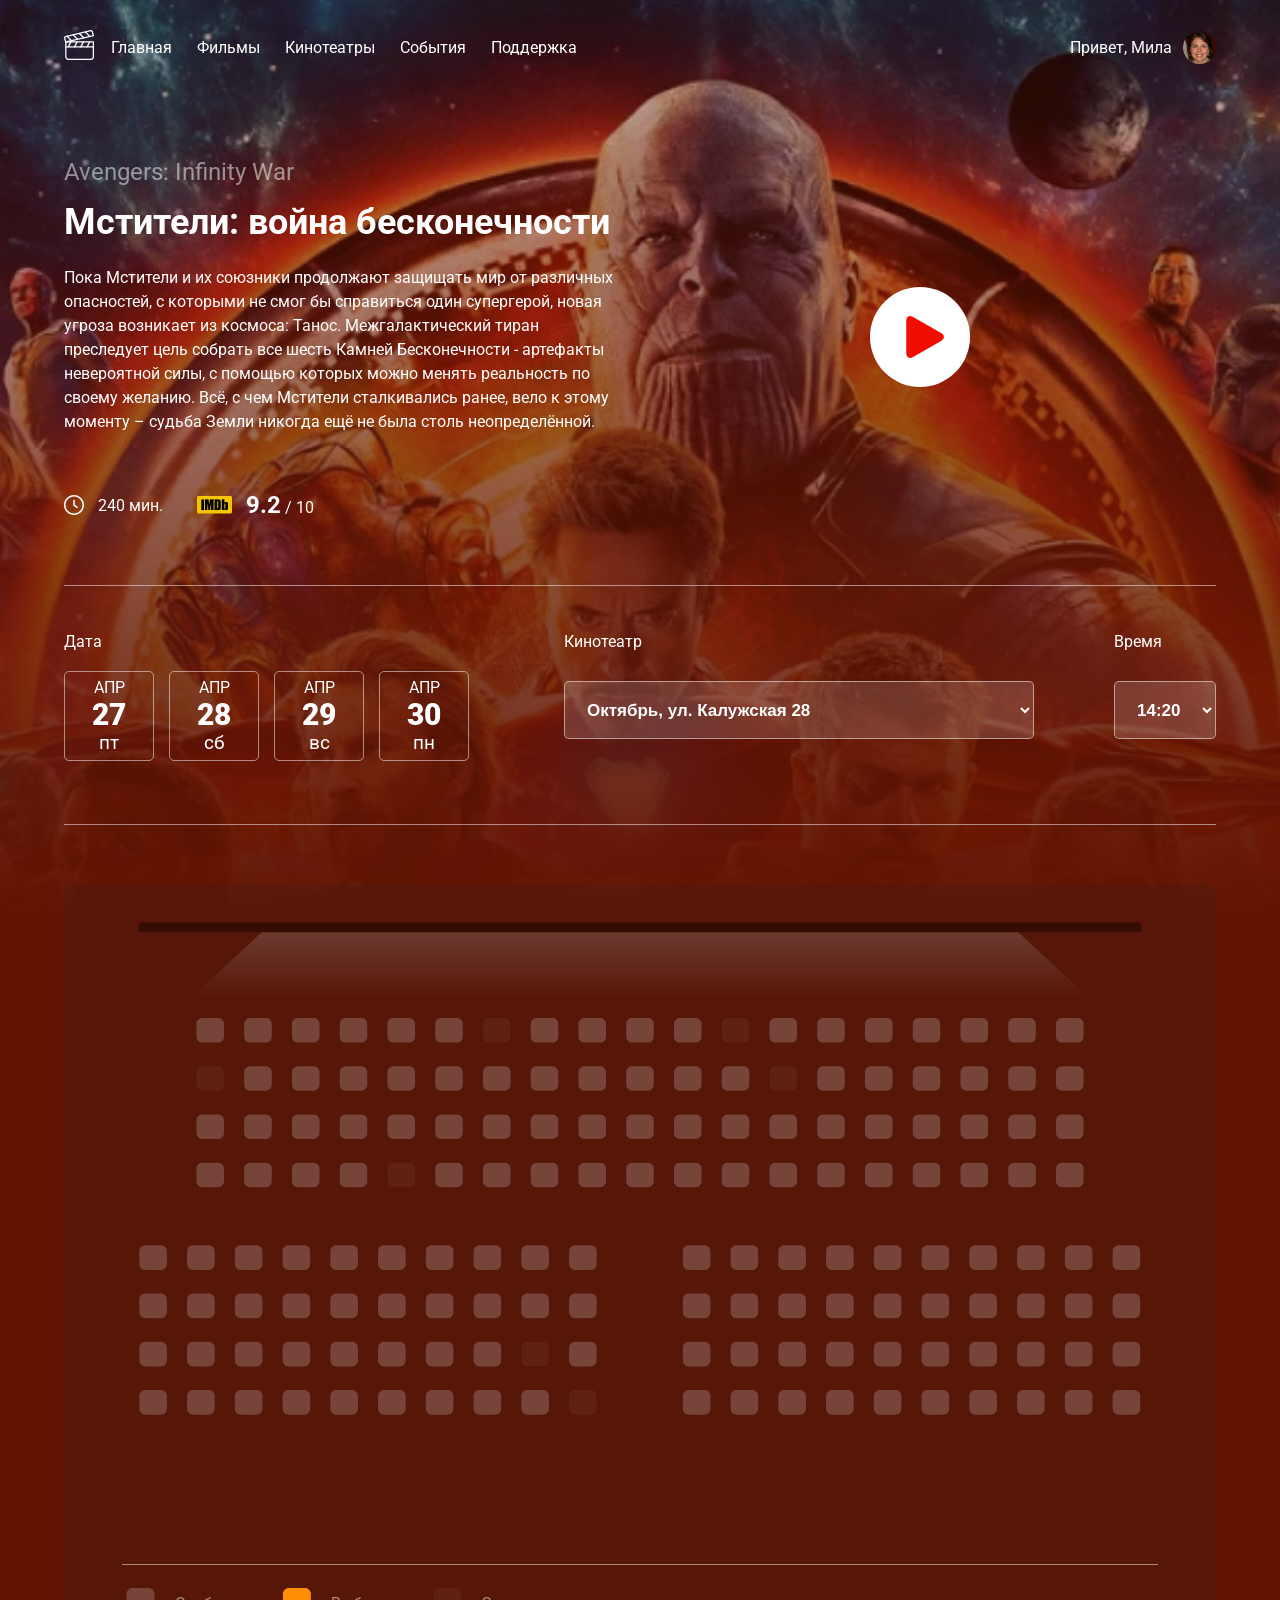
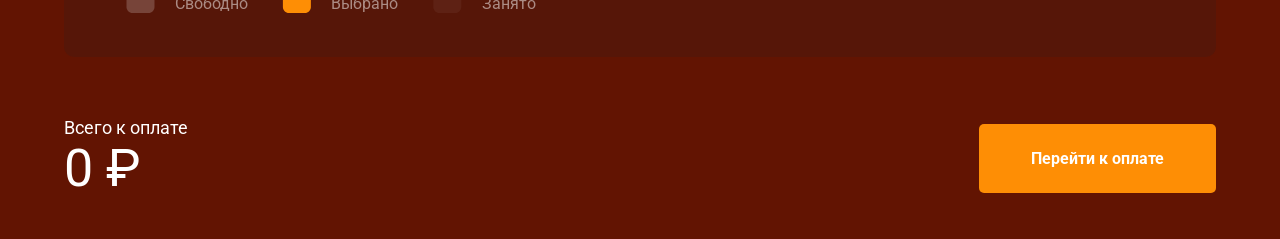
<file: index.html>
<!DOCTYPE html>
<html lang="ru">
    <head>
        <meta charset="UTF-8">
        <meta name="viewport" content="width=device-width, initial-scale=1.0">
        <title>Кинотеатр</title>
        <link rel="preconnect" href="https://fonts.googleapis.com">
        <link rel="preconnect" href="https://fonts.gstatic.com" crossorigin>
        <link href="https://fonts.googleapis.com/css2?family=Roboto:wght@400;700&display=swap" rel="stylesheet">
        <link rel="stylesheet" href="./css/style.css">
        <link  rel="stylesheet" href="https://cdn.jsdelivr.net/npm/@fancyapps/ui@4.0/dist/fancybox.css"/>
           
    </head>
    </head>
    <body>
        <section class="bg">
            <header class="header" >
                <div class="navbar container">
                    <a href="/">
                        <img src="./img/logo.svg" alt="Logo">
                    </a>
                    <nav class="nav">
                        <button class="m-menu"><svg width="15" height="12" viewBox="0 0 15 12" fill="none" xmlns="http://www.w3.org/2000/svg">
                            <path d="M0 1H15" stroke="white"/>
                            <path d="M0 6H15" stroke="white"/>
                            <path d="M0 11H15" stroke="white"/>
                        </svg>
                            </button>
                        <ul class="menu">
                            <li class="menu-item">
                                <a href="#" class="menu-link">Главная</a>
                            </li>
                            <li class="menu-item">
                                <a href="#" class="menu-link">Фильмы</a>
                            </li>
                            <li class="menu-item">
                                <a href="#" class="menu-link">Кинотеатры</a>
                            </li>
                            <li class="menu-item">
                                <a href="#" class="menu-link">События</a>
                            </li>
                            <li class="menu-item">
                                <a href="#" class="menu-link">Поддержка</a>
                            </li>
                        </ul>
                    </nav>
                    <div class="user">
                        <span class="">Привет, Мила</span>
                        <img src="./img/Мила.png" alt="user" class="avatar">
                    </div>
                </div>
                <!-- /.navbar -->
                <div class="film container">
                    <div class="film-info">
                        <small class="film-title-small">Avengers: Infinity War</small>
                        <h1 class="film-title">Мстители: война бесконечности</h1>
                        <p class="film-description">
                            Пока Мстители и их союзники продолжают защищать мир от различных 
                            опасностей, с которыми не смог бы справиться один супергерой, новая угроза возникает 
                            из космоса: Танос. Межгалактический тиран преследует цель собрать все шесть Камней 
                            Бесконечности - артефакты невероятной силы, с помощью которых можно менять реальность 
                            по своему желанию. Всё, с чем Мстители сталкивались ранее, вело к этому моменту – судьба Земли никогда 
                            ещё не была столь неопределённой.
                        </p>
                        <div class="film-details">
                            <div class="time">
                                <img src="./img/clock 1.svg" alt="clock" class="time-icon">
                                <span class="time-counter">240 мин.</span>
                            </div>
                            <div class="rating">
                                <img src="./img/imdb.png" alt=" imdb logo" class="rating-icon">
                                <span class="rating-counter">
                                    <strong class="rating-current">9.2</strong> / 10
                                </span>
                            </div>
                        </div>
                    </div>
                        
                    <a data-fancybox="video-gallery" data-src = "https://www.youtube.com/watch?v=QPRtU7EqQy0&ab_channel=iVideos" href="#" class="film-trailer">
                        <svg width="100" height="100" viewBox="0 0 100 100" fill="none" xmlns="http://www.w3.org/2000/svg">
                            <circle cx="50" cy="50" r="50" fill="white"/>
                            <g clip-path="url(#clip0_1_158)">
                                <path d="M43.0758 30.0033C39.3071 27.8416 36.2518 29.6125 36.2518 33.9556V66.0059C36.2518 70.3533 39.3071 72.1219 43.0758 69.9623L71.0893 53.8967C74.8592 51.7342 74.8592 48.2306 71.0893 46.0686L43.0758 30.0033Z" fill="#F20D01"/>
                            </g>
                            <defs>
                                <clipPath id="clip0_1_158">
                                    <rect width="41.8013" height="41.8013" fill="white" transform="translate(34.1837 29.0816)"/>
                                </clipPath>
                            </defs>
                        </svg>
                    </a>
                </div>   
                <div class="session container">
                    <div class="date">
                        <span class="session-label">Дата</span>
                        <div class="session-date-block">
                            <div class="session-date-item">
                                <span class="session-month">АПР</span>
                                <span class="session-day">27</span>
                                <span class="session-week">пт</span>
                            </div>
                            <div class="session-date-item">
                                <span class="session-month">АПР</span>
                                <span class="session-day">28</span>
                                <span class="session-week">сб</span>
                            </div>
                            <div class="session-date-item">
                                <span class="session-month">АПР</span>
                                <span class="session-day">29</span>
                                <span class="session-week">вс</span>
                            </div>
                            <div class="session-date-item">
                                <span class="session-month">АПР</span>
                                <span class="session-day">30</span>
                                <span class="session-week">пн</span>
                            </div>
                        </div>
    
                    </div>
                    <div class="cinema">
                        <span class="session-label">Кинотеатр</span>
                        <select class ="select box select-cinema" name = "cinema ">
                            <option value="Октябрь, ул. Калужская 28">Октябрь, ул. Калужская 28</option>
                            <option value="IMAX, ​ул. Ласьвинская 15">IMAX, ​ул. Ласьвинская 15</option>
                        </select>
                    </div>
                    <div class="session-time">
                        <span class="session-label">Время</span>
                        <select class ="select box selectcinema" name = "cinema ">
                            <option value="14:20">14:20</option>
                            <option value="17:50">17:50</option>
                        </select>
                    </div>
                </div>
                <!-- /.session -->
            </header>
            <div class="scheme container">
                <svg class="scheme-svg"  viewBox="0 0 1170 686" fill="none" xmlns="http://www.w3.org/2000/svg">
    
                    <path class="light" d="M128 115L201.04 48H968.96L1042 115H128Z" fill="url(#paint0_linear_13_374)"/>
                    <line x1="76" y1="43" x2="1094" y2="43" stroke="black" stroke-opacity="0.39" stroke-width="10"/>
                    <path d="M140.5 135C137.186 135 134.5 137.686 134.5 141V154C134.5 157.314 137.186 160 140.5 160H156.5C159.814 160 162.5 157.314 162.5 154V141C162.5 137.686 159.814 135 156.5 135H140.5Z" />
                    <path d="M189 135C185.686 135 183 137.686 183 141V154C183 157.314 185.686 160 189 160H205C208.314 160 211 157.314 211 154V141C211 137.686 208.314 135 205 135H189Z" />
                    <path d="M237.5 135C234.186 135 231.5 137.686 231.5 141V154C231.5 157.314 234.186 160 237.5 160H253.5C256.814 160 259.5 157.314 259.5 154V141C259.5 137.686 256.814 135 253.5 135H237.5Z" />
                    <path d="M286 135C282.686 135 280 137.686 280 141V154C280 157.314 282.686 160 286 160H302C305.314 160 308 157.314 308 154V141C308 137.686 305.314 135 302 135H286Z" />
                    <path d="M334.5 135C331.186 135 328.5 137.686 328.5 141V154C328.5 157.314 331.186 160 334.5 160H350.5C353.814 160 356.5 157.314 356.5 154V141C356.5 137.686 353.814 135 350.5 135H334.5Z" />
                    <path d="M383 135C379.686 135 377 137.686 377 141V154C377 157.314 379.686 160 383 160H399C402.314 160 405 157.314 405 154V141C405 137.686 402.314 135 399 135H383Z" />
                    <path class="booked" d="M431.5 135C428.186 135 425.5 137.686 425.5 141V154C425.5 157.314 428.186 160 431.5 160H447.5C450.814 160 453.5 157.314 453.5 154V141C453.5 137.686 450.814 135 447.5 135H431.5Z" />
                    <path d="M480 135C476.686 135 474 137.686 474 141V154C474 157.314 476.686 160 480 160H496C499.314 160 502 157.314 502 154V141C502 137.686 499.314 135 496 135H480Z" />
                    <path d="M528.5 135C525.186 135 522.5 137.686 522.5 141V154C522.5 157.314 525.186 160 528.5 160H544.5C547.814 160 550.5 157.314 550.5 154V141C550.5 137.686 547.814 135 544.5 135H528.5Z" />
                    <path d="M577 135C573.686 135 571 137.686 571 141V154C571 157.314 573.686 160 577 160H593C596.314 160 599 157.314 599 154V141C599 137.686 596.314 135 593 135H577Z" />
                    <path d="M625.5 135C622.186 135 619.5 137.686 619.5 141V154C619.5 157.314 622.186 160 625.5 160H641.5C644.814 160 647.5 157.314 647.5 154V141C647.5 137.686 644.814 135 641.5 135H625.5Z" />
                    <path class="booked" d="M674 135C670.686 135 668 137.686 668 141V154C668 157.314 670.686 160 674 160H690C693.314 160 696 157.314 696 154V141C696 137.686 693.314 135 690 135H674Z" />
                    <path d="M722.5 135C719.186 135 716.5 137.686 716.5 141V154C716.5 157.314 719.186 160 722.5 160H738.5C741.814 160 744.5 157.314 744.5 154V141C744.5 137.686 741.814 135 738.5 135H722.5Z" />
                    <path d="M771 135C767.686 135 765 137.686 765 141V154C765 157.314 767.686 160 771 160H787C790.314 160 793 157.314 793 154V141C793 137.686 790.314 135 787 135H771Z" />
                    <path d="M819.5 135C816.186 135 813.5 137.686 813.5 141V154C813.5 157.314 816.186 160 819.5 160H835.5C838.814 160 841.5 157.314 841.5 154V141C841.5 137.686 838.814 135 835.5 135H819.5Z" />
                    <path d="M868 135C864.686 135 862 137.686 862 141V154C862 157.314 864.686 160 868 160H884C887.314 160 890 157.314 890 154V141C890 137.686 887.314 135 884 135H868Z" />
                    <path d="M916.5 135C913.186 135 910.5 137.686 910.5 141V154C910.5 157.314 913.186 160 916.5 160H932.5C935.814 160 938.5 157.314 938.5 154V141C938.5 137.686 935.814 135 932.5 135H916.5Z" />
                    <path d="M965 135C961.686 135 959 137.686 959 141V154C959 157.314 961.686 160 965 160H981C984.314 160 987 157.314 987 154V141C987 137.686 984.314 135 981 135H965Z" />
                    <path d="M1013.5 135C1010.19 135 1007.5 137.686 1007.5 141V154C1007.5 157.314 1010.19 160 1013.5 160H1029.5C1032.81 160 1035.5 157.314 1035.5 154V141C1035.5 137.686 1032.81 135 1029.5 135H1013.5Z" />
                    <path class="booked" d="M140.5 184C137.186 184 134.5 186.686 134.5 190V203C134.5 206.314 137.186 209 140.5 209H156.5C159.814 209 162.5 206.314 162.5 203V190C162.5 186.686 159.814 184 156.5 184H140.5Z" />
                    <path d="M189 184C185.686 184 183 186.686 183 190V203C183 206.314 185.686 209 189 209H205C208.314 209 211 206.314 211 203V190C211 186.686 208.314 184 205 184H189Z" />
                    <path d="M237.5 184C234.186 184 231.5 186.686 231.5 190V203C231.5 206.314 234.186 209 237.5 209H253.5C256.814 209 259.5 206.314 259.5 203V190C259.5 186.686 256.814 184 253.5 184H237.5Z" />
                    <path d="M286 184C282.686 184 280 186.686 280 190V203C280 206.314 282.686 209 286 209H302C305.314 209 308 206.314 308 203V190C308 186.686 305.314 184 302 184H286Z" />
                    <path d="M334.5 184C331.186 184 328.5 186.686 328.5 190V203C328.5 206.314 331.186 209 334.5 209H350.5C353.814 209 356.5 206.314 356.5 203V190C356.5 186.686 353.814 184 350.5 184H334.5Z" />
                    <path d="M383 184C379.686 184 377 186.686 377 190V203C377 206.314 379.686 209 383 209H399C402.314 209 405 206.314 405 203V190C405 186.686 402.314 184 399 184H383Z" />
                    <path d="M431.5 184C428.186 184 425.5 186.686 425.5 190V203C425.5 206.314 428.186 209 431.5 209H447.5C450.814 209 453.5 206.314 453.5 203V190C453.5 186.686 450.814 184 447.5 184H431.5Z" />
                    <path d="M480 184C476.686 184 474 186.686 474 190V203C474 206.314 476.686 209 480 209H496C499.314 209 502 206.314 502 203V190C502 186.686 499.314 184 496 184H480Z" />
                    <path d="M528.5 184C525.186 184 522.5 186.686 522.5 190V203C522.5 206.314 525.186 209 528.5 209H544.5C547.814 209 550.5 206.314 550.5 203V190C550.5 186.686 547.814 184 544.5 184H528.5Z" />
                    <path d="M577 184C573.686 184 571 186.686 571 190V203C571 206.314 573.686 209 577 209H593C596.314 209 599 206.314 599 203V190C599 186.686 596.314 184 593 184H577Z" />
                    <path d="M625.5 184C622.186 184 619.5 186.686 619.5 190V203C619.5 206.314 622.186 209 625.5 209H641.5C644.814 209 647.5 206.314 647.5 203V190C647.5 186.686 644.814 184 641.5 184H625.5Z" />
                    <path d="M674 184C670.686 184 668 186.686 668 190V203C668 206.314 670.686 209 674 209H690C693.314 209 696 206.314 696 203V190C696 186.686 693.314 184 690 184H674Z" />
                    <path class="booked" d="M722.5 184C719.186 184 716.5 186.686 716.5 190V203C716.5 206.314 719.186 209 722.5 209H738.5C741.814 209 744.5 206.314 744.5 203V190C744.5 186.686 741.814 184 738.5 184H722.5Z" />
                    <path d="M771 184C767.686 184 765 186.686 765 190V203C765 206.314 767.686 209 771 209H787C790.314 209 793 206.314 793 203V190C793 186.686 790.314 184 787 184H771Z" />
                    <path d="M819.5 184C816.186 184 813.5 186.686 813.5 190V203C813.5 206.314 816.186 209 819.5 209H835.5C838.814 209 841.5 206.314 841.5 203V190C841.5 186.686 838.814 184 835.5 184H819.5Z" />
                    <path d="M868 184C864.686 184 862 186.686 862 190V203C862 206.314 864.686 209 868 209H884C887.314 209 890 206.314 890 203V190C890 186.686 887.314 184 884 184H868Z" />
                    <path d="M916.5 184C913.186 184 910.5 186.686 910.5 190V203C910.5 206.314 913.186 209 916.5 209H932.5C935.814 209 938.5 206.314 938.5 203V190C938.5 186.686 935.814 184 932.5 184H916.5Z" />
                    <path d="M965 184C961.686 184 959 186.686 959 190V203C959 206.314 961.686 209 965 209H981C984.314 209 987 206.314 987 203V190C987 186.686 984.314 184 981 184H965Z" />
                    <path d="M1013.5 184C1010.19 184 1007.5 186.686 1007.5 190V203C1007.5 206.314 1010.19 209 1013.5 209H1029.5C1032.81 209 1035.5 206.314 1035.5 203V190C1035.5 186.686 1032.81 184 1029.5 184H1013.5Z" />
                    <path d="M140.5 233C137.186 233 134.5 235.686 134.5 239V252C134.5 255.314 137.186 258 140.5 258H156.5C159.814 258 162.5 255.314 162.5 252V239C162.5 235.686 159.814 233 156.5 233H140.5Z" />
                    <path d="M189 233C185.686 233 183 235.686 183 239V252C183 255.314 185.686 258 189 258H205C208.314 258 211 255.314 211 252V239C211 235.686 208.314 233 205 233H189Z" />
                    <path d="M237.5 233C234.186 233 231.5 235.686 231.5 239V252C231.5 255.314 234.186 258 237.5 258H253.5C256.814 258 259.5 255.314 259.5 252V239C259.5 235.686 256.814 233 253.5 233H237.5Z" />
                    <path d="M286 233C282.686 233 280 235.686 280 239V252C280 255.314 282.686 258 286 258H302C305.314 258 308 255.314 308 252V239C308 235.686 305.314 233 302 233H286Z" />
                    <path d="M334.5 233C331.186 233 328.5 235.686 328.5 239V252C328.5 255.314 331.186 258 334.5 258H350.5C353.814 258 356.5 255.314 356.5 252V239C356.5 235.686 353.814 233 350.5 233H334.5Z" />
                    <path d="M383 233C379.686 233 377 235.686 377 239V252C377 255.314 379.686 258 383 258H399C402.314 258 405 255.314 405 252V239C405 235.686 402.314 233 399 233H383Z" />
                    <path d="M431.5 233C428.186 233 425.5 235.686 425.5 239V252C425.5 255.314 428.186 258 431.5 258H447.5C450.814 258 453.5 255.314 453.5 252V239C453.5 235.686 450.814 233 447.5 233H431.5Z" />
                    <path d="M480 233C476.686 233 474 235.686 474 239V252C474 255.314 476.686 258 480 258H496C499.314 258 502 255.314 502 252V239C502 235.686 499.314 233 496 233H480Z" />
                    <path d="M528.5 233C525.186 233 522.5 235.686 522.5 239V252C522.5 255.314 525.186 258 528.5 258H544.5C547.814 258 550.5 255.314 550.5 252V239C550.5 235.686 547.814 233 544.5 233H528.5Z" />
                    <path d="M577 233C573.686 233 571 235.686 571 239V252C571 255.314 573.686 258 577 258H593C596.314 258 599 255.314 599 252V239C599 235.686 596.314 233 593 233H577Z" />
                    <path d="M625.5 233C622.186 233 619.5 235.686 619.5 239V252C619.5 255.314 622.186 258 625.5 258H641.5C644.814 258 647.5 255.314 647.5 252V239C647.5 235.686 644.814 233 641.5 233H625.5Z" />
                    <path d="M674 233C670.686 233 668 235.686 668 239V252C668 255.314 670.686 258 674 258H690C693.314 258 696 255.314 696 252V239C696 235.686 693.314 233 690 233H674Z" />
                    <path d="M722.5 233C719.186 233 716.5 235.686 716.5 239V252C716.5 255.314 719.186 258 722.5 258H738.5C741.814 258 744.5 255.314 744.5 252V239C744.5 235.686 741.814 233 738.5 233H722.5Z" />
                    <path d="M771 233C767.686 233 765 235.686 765 239V252C765 255.314 767.686 258 771 258H787C790.314 258 793 255.314 793 252V239C793 235.686 790.314 233 787 233H771Z" />
                    <path d="M819.5 233C816.186 233 813.5 235.686 813.5 239V252C813.5 255.314 816.186 258 819.5 258H835.5C838.814 258 841.5 255.314 841.5 252V239C841.5 235.686 838.814 233 835.5 233H819.5Z" />
                    <path d="M868 233C864.686 233 862 235.686 862 239V252C862 255.314 864.686 258 868 258H884C887.314 258 890 255.314 890 252V239C890 235.686 887.314 233 884 233H868Z" />
                    <path d="M916.5 233C913.186 233 910.5 235.686 910.5 239V252C910.5 255.314 913.186 258 916.5 258H932.5C935.814 258 938.5 255.314 938.5 252V239C938.5 235.686 935.814 233 932.5 233H916.5Z" />
                    <path d="M965 233C961.686 233 959 235.686 959 239V252C959 255.314 961.686 258 965 258H981C984.314 258 987 255.314 987 252V239C987 235.686 984.314 233 981 233H965Z" />
                    <path d="M1013.5 233C1010.19 233 1007.5 235.686 1007.5 239V252C1007.5 255.314 1010.19 258 1013.5 258H1029.5C1032.81 258 1035.5 255.314 1035.5 252V239C1035.5 235.686 1032.81 233 1029.5 233H1013.5Z" />
                    <path d="M140.5 282C137.186 282 134.5 284.686 134.5 288V301C134.5 304.314 137.186 307 140.5 307H156.5C159.814 307 162.5 304.314 162.5 301V288C162.5 284.686 159.814 282 156.5 282H140.5Z" />
                    <path d="M189 282C185.686 282 183 284.686 183 288V301C183 304.314 185.686 307 189 307H205C208.314 307 211 304.314 211 301V288C211 284.686 208.314 282 205 282H189Z" />
                    <path d="M237.5 282C234.186 282 231.5 284.686 231.5 288V301C231.5 304.314 234.186 307 237.5 307H253.5C256.814 307 259.5 304.314 259.5 301V288C259.5 284.686 256.814 282 253.5 282H237.5Z" />
                    <path d="M286 282C282.686 282 280 284.686 280 288V301C280 304.314 282.686 307 286 307H302C305.314 307 308 304.314 308 301V288C308 284.686 305.314 282 302 282H286Z" />
                    <path class="booked" d="M334.5 282C331.186 282 328.5 284.686 328.5 288V301C328.5 304.314 331.186 307 334.5 307H350.5C353.814 307 356.5 304.314 356.5 301V288C356.5 284.686 353.814 282 350.5 282H334.5Z" />
                    <path d="M383 282C379.686 282 377 284.686 377 288V301C377 304.314 379.686 307 383 307H399C402.314 307 405 304.314 405 301V288C405 284.686 402.314 282 399 282H383Z" />
                    <path d="M431.5 282C428.186 282 425.5 284.686 425.5 288V301C425.5 304.314 428.186 307 431.5 307H447.5C450.814 307 453.5 304.314 453.5 301V288C453.5 284.686 450.814 282 447.5 282H431.5Z" />
                    <path d="M480 282C476.686 282 474 284.686 474 288V301C474 304.314 476.686 307 480 307H496C499.314 307 502 304.314 502 301V288C502 284.686 499.314 282 496 282H480Z" />
                    <path d="M528.5 282C525.186 282 522.5 284.686 522.5 288V301C522.5 304.314 525.186 307 528.5 307H544.5C547.814 307 550.5 304.314 550.5 301V288C550.5 284.686 547.814 282 544.5 282H528.5Z" />
                    <path d="M577 282C573.686 282 571 284.686 571 288V301C571 304.314 573.686 307 577 307H593C596.314 307 599 304.314 599 301V288C599 284.686 596.314 282 593 282H577Z" />
                    <path d="M625.5 282C622.186 282 619.5 284.686 619.5 288V301C619.5 304.314 622.186 307 625.5 307H641.5C644.814 307 647.5 304.314 647.5 301V288C647.5 284.686 644.814 282 641.5 282H625.5Z" />
                    <path d="M674 282C670.686 282 668 284.686 668 288V301C668 304.314 670.686 307 674 307H690C693.314 307 696 304.314 696 301V288C696 284.686 693.314 282 690 282H674Z" />
                    <path d="M722.5 282C719.186 282 716.5 284.686 716.5 288V301C716.5 304.314 719.186 307 722.5 307H738.5C741.814 307 744.5 304.314 744.5 301V288C744.5 284.686 741.814 282 738.5 282H722.5Z" />
                    <path d="M771 282C767.686 282 765 284.686 765 288V301C765 304.314 767.686 307 771 307H787C790.314 307 793 304.314 793 301V288C793 284.686 790.314 282 787 282H771Z" />
                    <path d="M819.5 282C816.186 282 813.5 284.686 813.5 288V301C813.5 304.314 816.186 307 819.5 307H835.5C838.814 307 841.5 304.314 841.5 301V288C841.5 284.686 838.814 282 835.5 282H819.5Z" />
                    <path d="M868 282C864.686 282 862 284.686 862 288V301C862 304.314 864.686 307 868 307H884C887.314 307 890 304.314 890 301V288C890 284.686 887.314 282 884 282H868Z" />
                    <path d="M916.5 282C913.186 282 910.5 284.686 910.5 288V301C910.5 304.314 913.186 307 916.5 307H932.5C935.814 307 938.5 304.314 938.5 301V288C938.5 284.686 935.814 282 932.5 282H916.5Z" />
                    <path d="M965 282C961.686 282 959 284.686 959 288V301C959 304.314 961.686 307 965 307H981C984.314 307 987 304.314 987 301V288C987 284.686 984.314 282 981 282H965Z" />
                    <path d="M1013.5 282C1010.19 282 1007.5 284.686 1007.5 288V301C1007.5 304.314 1010.19 307 1013.5 307H1029.5C1032.81 307 1035.5 304.314 1035.5 301V288C1035.5 284.686 1032.81 282 1029.5 282H1013.5Z" />
                    <path d="M82.5 366C79.1863 366 76.5 368.686 76.5 372V385C76.5 388.314 79.1863 391 82.5 391H98.5C101.814 391 104.5 388.314 104.5 385V372C104.5 368.686 101.814 366 98.5 366H82.5Z" />
                    <path d="M131 366C127.686 366 125 368.686 125 372V385C125 388.314 127.686 391 131 391H147C150.314 391 153 388.314 153 385V372C153 368.686 150.314 366 147 366H131Z" />
                    <path d="M179.5 366C176.186 366 173.5 368.686 173.5 372V385C173.5 388.314 176.186 391 179.5 391H195.5C198.814 391 201.5 388.314 201.5 385V372C201.5 368.686 198.814 366 195.5 366H179.5Z" />
                    <path d="M228 366C224.686 366 222 368.686 222 372V385C222 388.314 224.686 391 228 391H244C247.314 391 250 388.314 250 385V372C250 368.686 247.314 366 244 366H228Z" />
                    <path d="M276.5 366C273.186 366 270.5 368.686 270.5 372V385C270.5 388.314 273.186 391 276.5 391H292.5C295.814 391 298.5 388.314 298.5 385V372C298.5 368.686 295.814 366 292.5 366H276.5Z" />
                    <path d="M325 366C321.686 366 319 368.686 319 372V385C319 388.314 321.686 391 325 391H341C344.314 391 347 388.314 347 385V372C347 368.686 344.314 366 341 366H325Z" />
                    <path d="M373.5 366C370.186 366 367.5 368.686 367.5 372V385C367.5 388.314 370.186 391 373.5 391H389.5C392.814 391 395.5 388.314 395.5 385V372C395.5 368.686 392.814 366 389.5 366H373.5Z" />
                    <path d="M422 366C418.686 366 416 368.686 416 372V385C416 388.314 418.686 391 422 391H438C441.314 391 444 388.314 444 385V372C444 368.686 441.314 366 438 366H422Z" />
                    <path d="M470.5 366C467.186 366 464.5 368.686 464.5 372V385C464.5 388.314 467.186 391 470.5 391H486.5C489.814 391 492.5 388.314 492.5 385V372C492.5 368.686 489.814 366 486.5 366H470.5Z" />
                    <path d="M519 366C515.686 366 513 368.686 513 372V385C513 388.314 515.686 391 519 391H535C538.314 391 541 388.314 541 385V372C541 368.686 538.314 366 535 366H519Z" />
                    <path d="M82.5 415C79.1863 415 76.5 417.686 76.5 421V434C76.5 437.314 79.1863 440 82.5 440H98.5C101.814 440 104.5 437.314 104.5 434V421C104.5 417.686 101.814 415 98.5 415H82.5Z" />
                    <path d="M131 415C127.686 415 125 417.686 125 421V434C125 437.314 127.686 440 131 440H147C150.314 440 153 437.314 153 434V421C153 417.686 150.314 415 147 415H131Z" />
                    <path d="M179.5 415C176.186 415 173.5 417.686 173.5 421V434C173.5 437.314 176.186 440 179.5 440H195.5C198.814 440 201.5 437.314 201.5 434V421C201.5 417.686 198.814 415 195.5 415H179.5Z" />
                    <path d="M228 415C224.686 415 222 417.686 222 421V434C222 437.314 224.686 440 228 440H244C247.314 440 250 437.314 250 434V421C250 417.686 247.314 415 244 415H228Z" />
                    <path d="M276.5 415C273.186 415 270.5 417.686 270.5 421V434C270.5 437.314 273.186 440 276.5 440H292.5C295.814 440 298.5 437.314 298.5 434V421C298.5 417.686 295.814 415 292.5 415H276.5Z" />
                    <path d="M325 415C321.686 415 319 417.686 319 421V434C319 437.314 321.686 440 325 440H341C344.314 440 347 437.314 347 434V421C347 417.686 344.314 415 341 415H325Z" />
                    <path d="M373.5 415C370.186 415 367.5 417.686 367.5 421V434C367.5 437.314 370.186 440 373.5 440H389.5C392.814 440 395.5 437.314 395.5 434V421C395.5 417.686 392.814 415 389.5 415H373.5Z" />
                    <path d="M422 415C418.686 415 416 417.686 416 421V434C416 437.314 418.686 440 422 440H438C441.314 440 444 437.314 444 434V421C444 417.686 441.314 415 438 415H422Z" />
                    <path d="M470.5 415C467.186 415 464.5 417.686 464.5 421V434C464.5 437.314 467.186 440 470.5 440H486.5C489.814 440 492.5 437.314 492.5 434V421C492.5 417.686 489.814 415 486.5 415H470.5Z" />
                    <path d="M519 415C515.686 415 513 417.686 513 421V434C513 437.314 515.686 440 519 440H535C538.314 440 541 437.314 541 434V421C541 417.686 538.314 415 535 415H519Z" />
                    <path d="M82.5 464C79.1863 464 76.5 466.686 76.5 470V483C76.5 486.314 79.1863 489 82.5 489H98.5C101.814 489 104.5 486.314 104.5 483V470C104.5 466.686 101.814 464 98.5 464H82.5Z" />
                    <path d="M131 464C127.686 464 125 466.686 125 470V483C125 486.314 127.686 489 131 489H147C150.314 489 153 486.314 153 483V470C153 466.686 150.314 464 147 464H131Z" />
                    <path d="M179.5 464C176.186 464 173.5 466.686 173.5 470V483C173.5 486.314 176.186 489 179.5 489H195.5C198.814 489 201.5 486.314 201.5 483V470C201.5 466.686 198.814 464 195.5 464H179.5Z" />
                    <path d="M228 464C224.686 464 222 466.686 222 470V483C222 486.314 224.686 489 228 489H244C247.314 489 250 486.314 250 483V470C250 466.686 247.314 464 244 464H228Z" />
                    <path d="M276.5 464C273.186 464 270.5 466.686 270.5 470V483C270.5 486.314 273.186 489 276.5 489H292.5C295.814 489 298.5 486.314 298.5 483V470C298.5 466.686 295.814 464 292.5 464H276.5Z" />
                    <path d="M325 464C321.686 464 319 466.686 319 470V483C319 486.314 321.686 489 325 489H341C344.314 489 347 486.314 347 483V470C347 466.686 344.314 464 341 464H325Z" />
                    <path d="M373.5 464C370.186 464 367.5 466.686 367.5 470V483C367.5 486.314 370.186 489 373.5 489H389.5C392.814 489 395.5 486.314 395.5 483V470C395.5 466.686 392.814 464 389.5 464H373.5Z" />
                    <path d="M422 464C418.686 464 416 466.686 416 470V483C416 486.314 418.686 489 422 489H438C441.314 489 444 486.314 444 483V470C444 466.686 441.314 464 438 464H422Z" />
                    <path class="booked" d="M470.5 464C467.186 464 464.5 466.686 464.5 470V483C464.5 486.314 467.186 489 470.5 489H486.5C489.814 489 492.5 486.314 492.5 483V470C492.5 466.686 489.814 464 486.5 464H470.5Z" />
                    <path d="M519 464C515.686 464 513 466.686 513 470V483C513 486.314 515.686 489 519 489H535C538.314 489 541 486.314 541 483V470C541 466.686 538.314 464 535 464H519Z" />
                    <path d="M82.5 513C79.1863 513 76.5 515.686 76.5 519V532C76.5 535.314 79.1863 538 82.5 538H98.5C101.814 538 104.5 535.314 104.5 532V519C104.5 515.686 101.814 513 98.5 513H82.5Z" />
                    <path d="M131 513C127.686 513 125 515.686 125 519V532C125 535.314 127.686 538 131 538H147C150.314 538 153 535.314 153 532V519C153 515.686 150.314 513 147 513H131Z" />
                    <path d="M179.5 513C176.186 513 173.5 515.686 173.5 519V532C173.5 535.314 176.186 538 179.5 538H195.5C198.814 538 201.5 535.314 201.5 532V519C201.5 515.686 198.814 513 195.5 513H179.5Z" />
                    <path d="M228 513C224.686 513 222 515.686 222 519V532C222 535.314 224.686 538 228 538H244C247.314 538 250 535.314 250 532V519C250 515.686 247.314 513 244 513H228Z" />
                    <path d="M276.5 513C273.186 513 270.5 515.686 270.5 519V532C270.5 535.314 273.186 538 276.5 538H292.5C295.814 538 298.5 535.314 298.5 532V519C298.5 515.686 295.814 513 292.5 513H276.5Z" />
                    <path d="M325 513C321.686 513 319 515.686 319 519V532C319 535.314 321.686 538 325 538H341C344.314 538 347 535.314 347 532V519C347 515.686 344.314 513 341 513H325Z" />
                    <path d="M373.5 513C370.186 513 367.5 515.686 367.5 519V532C367.5 535.314 370.186 538 373.5 538H389.5C392.814 538 395.5 535.314 395.5 532V519C395.5 515.686 392.814 513 389.5 513H373.5Z" />
                    <path d="M422 513C418.686 513 416 515.686 416 519V532C416 535.314 418.686 538 422 538H438C441.314 538 444 535.314 444 532V519C444 515.686 441.314 513 438 513H422Z" />
                    <path d="M470.5 513C467.186 513 464.5 515.686 464.5 519V532C464.5 535.314 467.186 538 470.5 538H486.5C489.814 538 492.5 535.314 492.5 532V519C492.5 515.686 489.814 513 486.5 513H470.5Z" />
                    <path class="booked" d="M519 513C515.686 513 513 515.686 513 519V532C513 535.314 515.686 538 519 538H535C538.314 538 541 535.314 541 532V519C541 515.686 538.314 513 535 513H519Z" />
                    <path d="M634.5 366C631.186 366 628.5 368.686 628.5 372V385C628.5 388.314 631.186 391 634.5 391H650.5C653.814 391 656.5 388.314 656.5 385V372C656.5 368.686 653.814 366 650.5 366H634.5Z" />
                    <path d="M683 366C679.686 366 677 368.686 677 372V385C677 388.314 679.686 391 683 391H699C702.314 391 705 388.314 705 385V372C705 368.686 702.314 366 699 366H683Z" />
                    <path d="M731.5 366C728.186 366 725.5 368.686 725.5 372V385C725.5 388.314 728.186 391 731.5 391H747.5C750.814 391 753.5 388.314 753.5 385V372C753.5 368.686 750.814 366 747.5 366H731.5Z" />
                    <path d="M780 366C776.686 366 774 368.686 774 372V385C774 388.314 776.686 391 780 391H796C799.314 391 802 388.314 802 385V372C802 368.686 799.314 366 796 366H780Z" />
                    <path d="M828.5 366C825.186 366 822.5 368.686 822.5 372V385C822.5 388.314 825.186 391 828.5 391H844.5C847.814 391 850.5 388.314 850.5 385V372C850.5 368.686 847.814 366 844.5 366H828.5Z" />
                    <path d="M877 366C873.686 366 871 368.686 871 372V385C871 388.314 873.686 391 877 391H893C896.314 391 899 388.314 899 385V372C899 368.686 896.314 366 893 366H877Z" />
                    <path d="M925.5 366C922.186 366 919.5 368.686 919.5 372V385C919.5 388.314 922.186 391 925.5 391H941.5C944.814 391 947.5 388.314 947.5 385V372C947.5 368.686 944.814 366 941.5 366H925.5Z" />
                    <path d="M974 366C970.686 366 968 368.686 968 372V385C968 388.314 970.686 391 974 391H990C993.314 391 996 388.314 996 385V372C996 368.686 993.314 366 990 366H974Z" />
                    <path d="M1022.5 366C1019.19 366 1016.5 368.686 1016.5 372V385C1016.5 388.314 1019.19 391 1022.5 391H1038.5C1041.81 391 1044.5 388.314 1044.5 385V372C1044.5 368.686 1041.81 366 1038.5 366H1022.5Z" />
                    <path d="M1071 366C1067.69 366 1065 368.686 1065 372V385C1065 388.314 1067.69 391 1071 391H1087C1090.31 391 1093 388.314 1093 385V372C1093 368.686 1090.31 366 1087 366H1071Z" />
                    <path d="M634.5 415C631.186 415 628.5 417.686 628.5 421V434C628.5 437.314 631.186 440 634.5 440H650.5C653.814 440 656.5 437.314 656.5 434V421C656.5 417.686 653.814 415 650.5 415H634.5Z" />
                    <path d="M683 415C679.686 415 677 417.686 677 421V434C677 437.314 679.686 440 683 440H699C702.314 440 705 437.314 705 434V421C705 417.686 702.314 415 699 415H683Z" />
                    <path d="M731.5 415C728.186 415 725.5 417.686 725.5 421V434C725.5 437.314 728.186 440 731.5 440H747.5C750.814 440 753.5 437.314 753.5 434V421C753.5 417.686 750.814 415 747.5 415H731.5Z" />
                    <path d="M780 415C776.686 415 774 417.686 774 421V434C774 437.314 776.686 440 780 440H796C799.314 440 802 437.314 802 434V421C802 417.686 799.314 415 796 415H780Z" />
                    <path d="M828.5 415C825.186 415 822.5 417.686 822.5 421V434C822.5 437.314 825.186 440 828.5 440H844.5C847.814 440 850.5 437.314 850.5 434V421C850.5 417.686 847.814 415 844.5 415H828.5Z" />
                    <path d="M877 415C873.686 415 871 417.686 871 421V434C871 437.314 873.686 440 877 440H893C896.314 440 899 437.314 899 434V421C899 417.686 896.314 415 893 415H877Z" />
                    <path d="M925.5 415C922.186 415 919.5 417.686 919.5 421V434C919.5 437.314 922.186 440 925.5 440H941.5C944.814 440 947.5 437.314 947.5 434V421C947.5 417.686 944.814 415 941.5 415H925.5Z" />
                    <path d="M974 415C970.686 415 968 417.686 968 421V434C968 437.314 970.686 440 974 440H990C993.314 440 996 437.314 996 434V421C996 417.686 993.314 415 990 415H974Z" />
                    <path d="M1022.5 415C1019.19 415 1016.5 417.686 1016.5 421V434C1016.5 437.314 1019.19 440 1022.5 440H1038.5C1041.81 440 1044.5 437.314 1044.5 434V421C1044.5 417.686 1041.81 415 1038.5 415H1022.5Z" />
                    <path d="M1071 415C1067.69 415 1065 417.686 1065 421V434C1065 437.314 1067.69 440 1071 440H1087C1090.31 440 1093 437.314 1093 434V421C1093 417.686 1090.31 415 1087 415H1071Z" />
                    <path d="M634.5 464C631.186 464 628.5 466.686 628.5 470V483C628.5 486.314 631.186 489 634.5 489H650.5C653.814 489 656.5 486.314 656.5 483V470C656.5 466.686 653.814 464 650.5 464H634.5Z" />
                    <path d="M683 464C679.686 464 677 466.686 677 470V483C677 486.314 679.686 489 683 489H699C702.314 489 705 486.314 705 483V470C705 466.686 702.314 464 699 464H683Z" />
                    <path d="M731.5 464C728.186 464 725.5 466.686 725.5 470V483C725.5 486.314 728.186 489 731.5 489H747.5C750.814 489 753.5 486.314 753.5 483V470C753.5 466.686 750.814 464 747.5 464H731.5Z" />
                    <path d="M780 464C776.686 464 774 466.686 774 470V483C774 486.314 776.686 489 780 489H796C799.314 489 802 486.314 802 483V470C802 466.686 799.314 464 796 464H780Z" />
                    <path d="M828.5 464C825.186 464 822.5 466.686 822.5 470V483C822.5 486.314 825.186 489 828.5 489H844.5C847.814 489 850.5 486.314 850.5 483V470C850.5 466.686 847.814 464 844.5 464H828.5Z" />
                    <path d="M877 464C873.686 464 871 466.686 871 470V483C871 486.314 873.686 489 877 489H893C896.314 489 899 486.314 899 483V470C899 466.686 896.314 464 893 464H877Z" />
                    <path d="M925.5 464C922.186 464 919.5 466.686 919.5 470V483C919.5 486.314 922.186 489 925.5 489H941.5C944.814 489 947.5 486.314 947.5 483V470C947.5 466.686 944.814 464 941.5 464H925.5Z" />
                    <path d="M974 464C970.686 464 968 466.686 968 470V483C968 486.314 970.686 489 974 489H990C993.314 489 996 486.314 996 483V470C996 466.686 993.314 464 990 464H974Z" />
                    <path d="M1022.5 464C1019.19 464 1016.5 466.686 1016.5 470V483C1016.5 486.314 1019.19 489 1022.5 489H1038.5C1041.81 489 1044.5 486.314 1044.5 483V470C1044.5 466.686 1041.81 464 1038.5 464H1022.5Z" />
                    <path d="M1071 464C1067.69 464 1065 466.686 1065 470V483C1065 486.314 1067.69 489 1071 489H1087C1090.31 489 1093 486.314 1093 483V470C1093 466.686 1090.31 464 1087 464H1071Z" />
                    <path d="M634.5 513C631.186 513 628.5 515.686 628.5 519V532C628.5 535.314 631.186 538 634.5 538H650.5C653.814 538 656.5 535.314 656.5 532V519C656.5 515.686 653.814 513 650.5 513H634.5Z" />
                    <path d="M683 513C679.686 513 677 515.686 677 519V532C677 535.314 679.686 538 683 538H699C702.314 538 705 535.314 705 532V519C705 515.686 702.314 513 699 513H683Z" />
                    <path d="M731.5 513C728.186 513 725.5 515.686 725.5 519V532C725.5 535.314 728.186 538 731.5 538H747.5C750.814 538 753.5 535.314 753.5 532V519C753.5 515.686 750.814 513 747.5 513H731.5Z" />
                    <path d="M780 513C776.686 513 774 515.686 774 519V532C774 535.314 776.686 538 780 538H796C799.314 538 802 535.314 802 532V519C802 515.686 799.314 513 796 513H780Z" />
                    <path d="M828.5 513C825.186 513 822.5 515.686 822.5 519V532C822.5 535.314 825.186 538 828.5 538H844.5C847.814 538 850.5 535.314 850.5 532V519C850.5 515.686 847.814 513 844.5 513H828.5Z" />
                    <path d="M877 513C873.686 513 871 515.686 871 519V532C871 535.314 873.686 538 877 538H893C896.314 538 899 535.314 899 532V519C899 515.686 896.314 513 893 513H877Z" />
                    <path d="M925.5 513C922.186 513 919.5 515.686 919.5 519V532C919.5 535.314 922.186 538 925.5 538H941.5C944.814 538 947.5 535.314 947.5 532V519C947.5 515.686 944.814 513 941.5 513H925.5Z" />
                    <path d="M974 513C970.686 513 968 515.686 968 519V532C968 535.314 970.686 538 974 538H990C993.314 538 996 535.314 996 532V519C996 515.686 993.314 513 990 513H974Z" />
                    <path d="M1022.5 513C1019.19 513 1016.5 515.686 1016.5 519V532C1016.5 535.314 1019.19 538 1022.5 538H1038.5C1041.81 538 1044.5 535.314 1044.5 532V519C1044.5 515.686 1041.81 513 1038.5 513H1022.5Z" />
                    <path d="M1071 513C1067.69 513 1065 515.686 1065 519V532C1065 535.314 1067.69 538 1071 538H1087C1090.31 538 1093 535.314 1093 532V519C1093 515.686 1090.31 513 1087 513H1071Z" />
                    
                    
                    
                    <defs>
                    <linearGradient id="paint0_linear_13_374" x1="585" y1="48" x2="585" y2="115" gradientUnits="userSpaceOnUse">
                    <stop stop-color="#C4C4C4" stop-opacity="0.21"/>
                    <stop offset="1" stop-color="#C4C4C4" stop-opacity="0"/>
                    </linearGradient>
                    </defs>
                    </svg>
                    <div class="legend">
                          <div class="legent-free legend-label">
                            <svg width="38" height="32" viewBox="0 0 38 32" fill="none" xmlns="http://www.w3.org/2000/svg">
                                <path d="M10.5 1C7.18629 1 4.5 3.68629 4.5 7V20C4.5 23.3137 7.18629 26 10.5 26H26.5C29.8137 26 32.5 23.3137 32.5 20V7C32.5 3.68629 29.8137 1 26.5 1H10.5Z"/>
                            </svg>
                            <span class="legent-text">Свободно</span>
                          </div>
                        <div class="legent-active legend-label">
                            <svg width="38" height="32" viewBox="0 0 38 32" fill="none" xmlns="http://www.w3.org/2000/svg">
                                <path class="active" d="M10.8906 1C7.57692 1 4.89062 3.68629 4.89062 7V20C4.89062 23.3137 7.57692 26 10.8906 26H26.8906C30.2043 26 32.8906 23.3137 32.8906 20V7C32.8906 3.68629 30.2043 1 26.8906 1H10.8906Z"/>
                            </svg>
                            <span class="legent-active">
                                Выбрано
                            </span>
                        </div>
                        <div class="legent-booked legend-label">
                            <svg width="39" height="32" viewBox="0 0 39 32" fill="none" xmlns="http://www.w3.org/2000/svg">
                                <path class = "booked" d="M11.3125 1C7.99879 1 5.3125 3.68629 5.3125 7V20C5.3125 23.3137 7.99879 26 11.3125 26H27.3125C30.6262 26 33.3125 23.3137 33.3125 20V7C33.3125 3.68629 30.6262 1 27.3125 1H11.3125Z" />
                            </svg>
                            <span class="legent-booked">
                                Занято
                            </span>    
                        </div>
                    </div>
                    
            </div>
            <!-- /.scheme -->
            <div class="price container">
                
                <div class="price-tag">
                    <span class="price-label">Всего к оплате</span>
                    <span class="price-total">0</span>
                    <span class="ruble">₽</span>
                </div>
                <a href="#" class="button button-pay">Перейти к оплате</a>
            </div>
            <script src="https://cdn.jsdelivr.net/npm/@fancyapps/ui@4.0/dist/fancybox.umd.js"></script>
            <script src="js/scripts.js"></script>
        </section>
        
    </body>
</html>
</file>
<file: css/style.css>
*{
    margin: 0;
    padding: 0;
    box-sizing: border-box;
}
body{
    background-color: #621402;
    font-family: "Roboto", sans-serif;
    color: #fff;
}
.bg{
    min-height: 100vh;
    background: linear-gradient(180deg, rgba(98, 20, 2, 0.31) 0%,#621402 50%), 
    url(../img/bg.jpg) no-repeat center top / cover;          
    -webkit-background-size: cover;
    -moz-background-size: cover;
    -o-background-size: cover;
    background-size: cover;
    overflow: hidden;
}
.container{
    max-width: 1200px;
    margin: auto;
    width: 90%;
}
.header{
    padding-bottom: 60px;
}

.navbar{
    display: flex;
    align-items: center;
    padding-top: 30px;
    padding-bottom: 30px;
}
.nav{
    position: relative;
}
.m-menu{
    display: none;
}

.menu{
    list-style-type: none;
    display: flex;
    margin: 0;
    margin-left: 17px;
    
}
.menu-item {margin-right: 25px;}
.menu-link{
    color: white;
    text-decoration: none;
}
.user{
    margin-left: auto;
    color: white;
    display: flex;
    align-items: center;
}
.avatar{
    width: 33px;
    height: 33px;
    border-radius: 35px;
    margin-left: 11px;
}
.film{
    margin-top: 60px;
    color:white;
    display:flex;
    align-items: center;

}
.film-title-small{
    opacity: 0.5;
    font-size: 24px;
    line-height: 150%; 
}
.film-title{
    font-size: 36px;
    line-height: 42px;
    margin-top: 11px;
    margin-bottom: 23px;
}
.film-description{
    font-size: 16px;
    line-height: 150%;
    max-width: 560px;
    margin-bottom: 53px;
}
.film-trailer {margin:auto}
.film-details{
    margin-top: 50px;
    display: flex;
    align-items: center;
}
.time{
    display: flex;
    align-items: center;
}
.time-icon {margin-right: 14px}
.rating{
    display: flex;
    align-items: center;
    margin-left: 34px;
}
.rating-icon {margin-right: 14px}
.rating-current{
    line-height: 150%;
    font-size: 24px;
}
.session{
    margin-top: 62px;
    padding-top: 46px;
    padding-bottom: 63px;
    border-top: 1px solid rgba(255, 255, 255, 0.50);
    border-bottom: 1px solid rgba(255, 255, 255, 0.50);
    display: flex;
    justify-content: space-between;
    align-items: flex-start;
}
.session-label{
    margin-bottom: 20px;
    display: block;

}
.session-date-block {display: flex}
.session-date-item{
    cursor: pointer;
    display: flex;
    flex-direction: column;
    border-radius: 5px;
    border: 1px solid rgba(255, 255, 255, 0.50);
    text-align: center;
    width: 90px;
    height: 90px;
    align-items: center;
    justify-content: center;
    margin-right: 15px;
    transition: background-color 0.2s;
}
.session-month{
    font-size: 16px;
    line-height: 19px;
}
.session-day{
    font-weight: 900;
    font-size: 30px;
    line-height: 35px;
}
.session-week{
    font-size: 19px;
    line-height: 22px;
}
.session-date-item:hover{
    background-color: #fe8e05;
    color: #621402
}
.select{
    border-radius: 5px;
    border: 1px solid rgba(255, 255, 255, 0.50);
    background: rgba(255, 255, 255, 0.15);
    padding: 18px;
    cursor: pointer;
    margin-top: 10px;
    font: bold;
    
}
.box{
    height: 58px;
    font-size: 17px;
    line-height: 35px;
    font-weight: 700;
    color:#fff
}
.select-cinema{width: 470px;}
.scheme{
    margin-bottom: 40px;
    border-radius: 10px;
    background: rgba(36, 36, 36, 0.18);
}
.scheme-svg{
    max-width: 1170px;
}
.scheme path:not(.light){
    fill: rgba(255, 255, 255, 0.2);
    cursor: pointer;
}
.scheme path:not(.light):hover{
    fill: rgba(255, 255, 255, 0.5);
}
.scheme path.booked,
.scheme path.booked:hover{
    fill: rgba(255, 255, 255, 0.05);
    cursor: not-allowed;
}
.scheme path.active,
.scheme path.active:hover{
    fill: #fe8e05;
}
.legend{
    display: flex;
    align-items: center;
    border-top: 1px solid rgba(255, 255, 255, 0.50);
    min-width: 1024px;
    width: 90%;
    margin: auto;
    padding-top: 22px;
    padding-bottom: 38px;
}
.legend-label{
    display: flex;
    align-items: center;
    margin-right: 30px;
    color: rgba(255, 255, 255, 0.5)
}
.legend svg{
    margin-right: 15px;
}
.price{
    padding-top: 20px;
    padding-bottom: 40px;
    display: flex;
    align-items: center;
    justify-content: space-between;
}
.price-label{
    display: block;
    font-size: 18px;
    line-height: 21px;
}
.price-tag{
    font-size: 52px;
    line-height: 61px;
}
.button{
    text-decoration: none;
    padding: 24px 52px;
    display: block;
    border-radius: 5px;
    background: #FE8E05;
    line-height: 21px;
    font-weight: bold;
    color: #fff;

}
@media(max-width: 1200px){
   .container {
    max-width: 960px;
  }
  .select-cinema {
    width: 100%;
  }
    
}
@media(max-width: 992px){
    .container{
        max-width: 750px;
    }
    .session{
        flex-wrap: wrap;
    }
    .session-date{
        flex-basis: 100%;
        margin-bottom: 40px;
    }
    .session-time{
        order: 2;
    }
    .session-cinema{
        margin-top: 40px;
        order: 3;
    }
    .menu-item{
        margin-right: 20px;
    }
}
@media(max-width: 768px){
    .container{
        max-width: 560px;
    }
    .menu{
        position: absolute;
        left: 0;
        top: 40px;
        padding: 20px;
        margin-left: 20px;
        flex-direction: column;
        background: #621402;
        z-index: 9;
        border-radius: 10px;
        opacity: 0;
        visibility: hidden;
        transform:translateY(20%) ;
        transition: opacity 0.5s, transform 0.5s;
    }
    .menu-item:not(:last-child){
        margin-bottom: 10px;
    }
    .m-menu{
        display: block;
        background-color: transparent;
        bottom: none;
        width: 40px;
        height: 40px;
        margin-left: 10px;
        cursor: pointer;
        
    }
    .is-open{
        opacity: 1;
        visibility: visible;
        transform: translateY(0);
        z-index: 9;
    }
    .fill-description{
        margin-right: 30px;
    }
    .film{
        flex-direction: column;
    }
    .film-trailer{
        margin-right: auto;
        margin-left: 0;
    }
}
</file>
